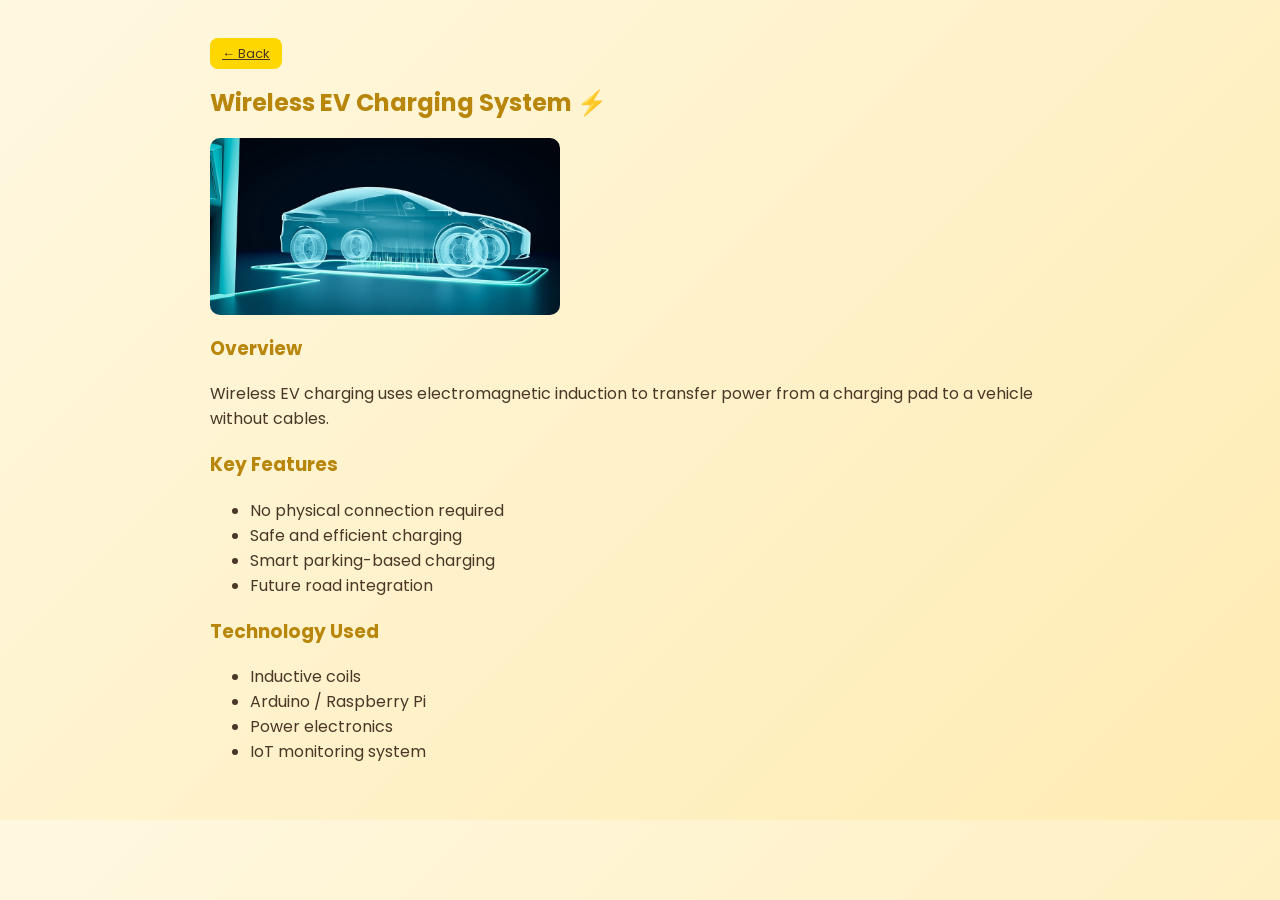
<file: ev-charging.html>
<!DOCTYPE html>
<html lang="en">
<head>
    <meta charset="utf-8">
    <title>Wireless EV Charging System</title>
    <link rel="stylesheet" href="style.css">
</head>
<body>

<section class="project-detail">
    <a href="index.html" class="back-btn">← Back</a>

    <h2>Wireless EV Charging System ⚡</h2>

    <img src="ev-charging.jpg" class="project-detail-img">

    <h3>Overview</h3>
    <p>
        Wireless EV charging uses electromagnetic induction to transfer power 
        from a charging pad to a vehicle without cables.
    </p>

    <div class="specs">
        <h3>Key Features</h3>
        <ul>
            <li>No physical connection required</li>
            <li>Safe and efficient charging</li>
            <li>Smart parking-based charging</li>
            <li>Future road integration</li>
        </ul>
    </div>

    <h3>Technology Used</h3>
    <ul>
        <li>Inductive coils</li>
        <li>Arduino / Raspberry Pi</li>
        <li>Power electronics</li>
        <li>IoT monitoring system</li>
    </ul>
</section>

</body>
</html>
</file>
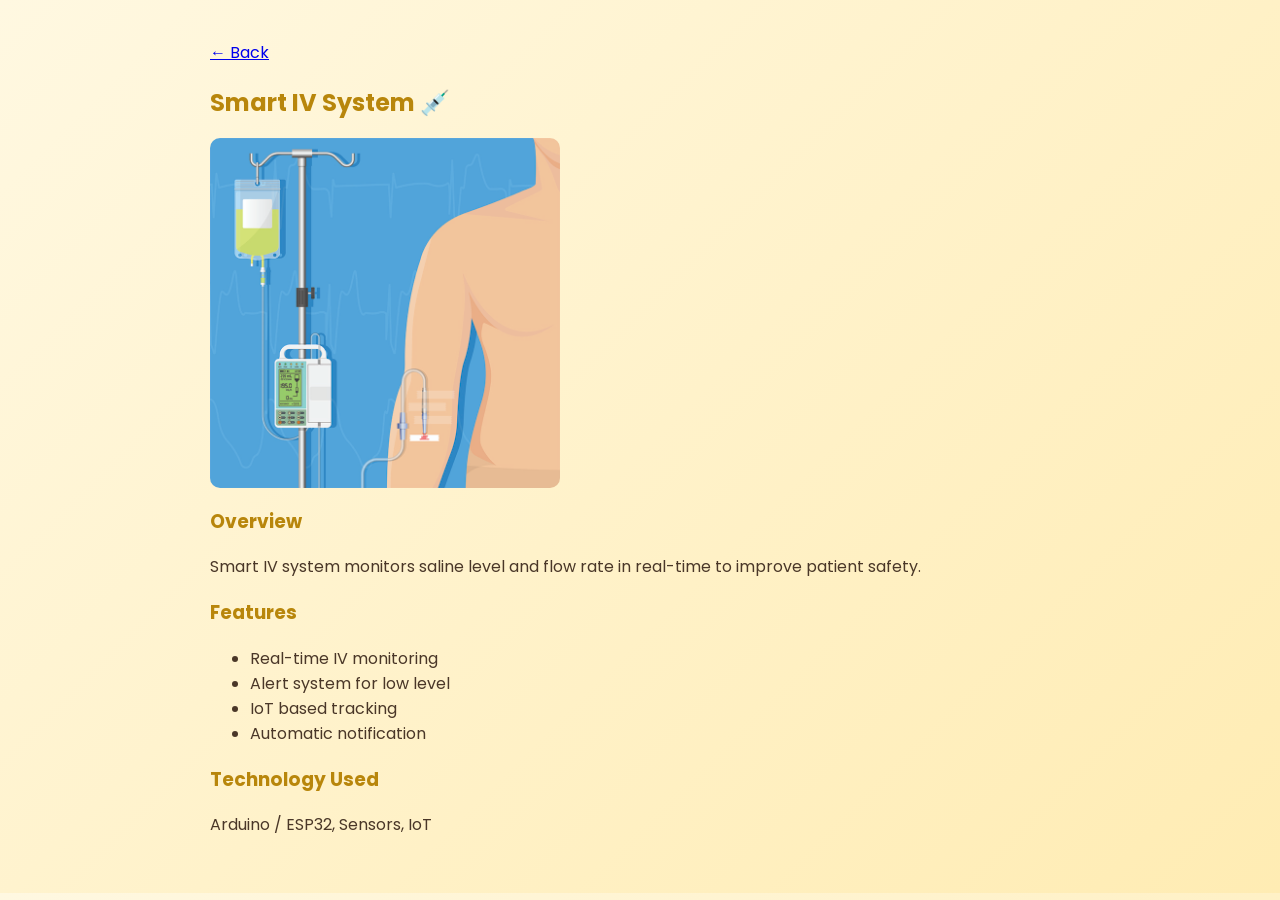
<file: iv-system.html>
<!DOCTYPE html>
<html lang="en">
<head>
    <meta charset="utf-8">
    <title>Smart IV System</title>
    <link rel="stylesheet" href="style.css">
</head>
<body>

<section class="project-detail">

    <a href="index.html">← Back</a>

    <h2>Smart IV System 💉</h2>

    <img src="iv-system.jpg">

    <h3>Overview</h3>
    <p>
        Smart IV system monitors saline level and flow rate in real-time 
        to improve patient safety.
    </p>

    <h3>Features</h3>
    <ul>
        <li>Real-time IV monitoring</li>
        <li>Alert system for low level</li>
        <li>IoT based tracking</li>
        <li>Automatic notification</li>
    </ul>

    <h3>Technology Used</h3>
    <p>Arduino / ESP32, Sensors, IoT</p>

</section>

</body>
</html>
</file>
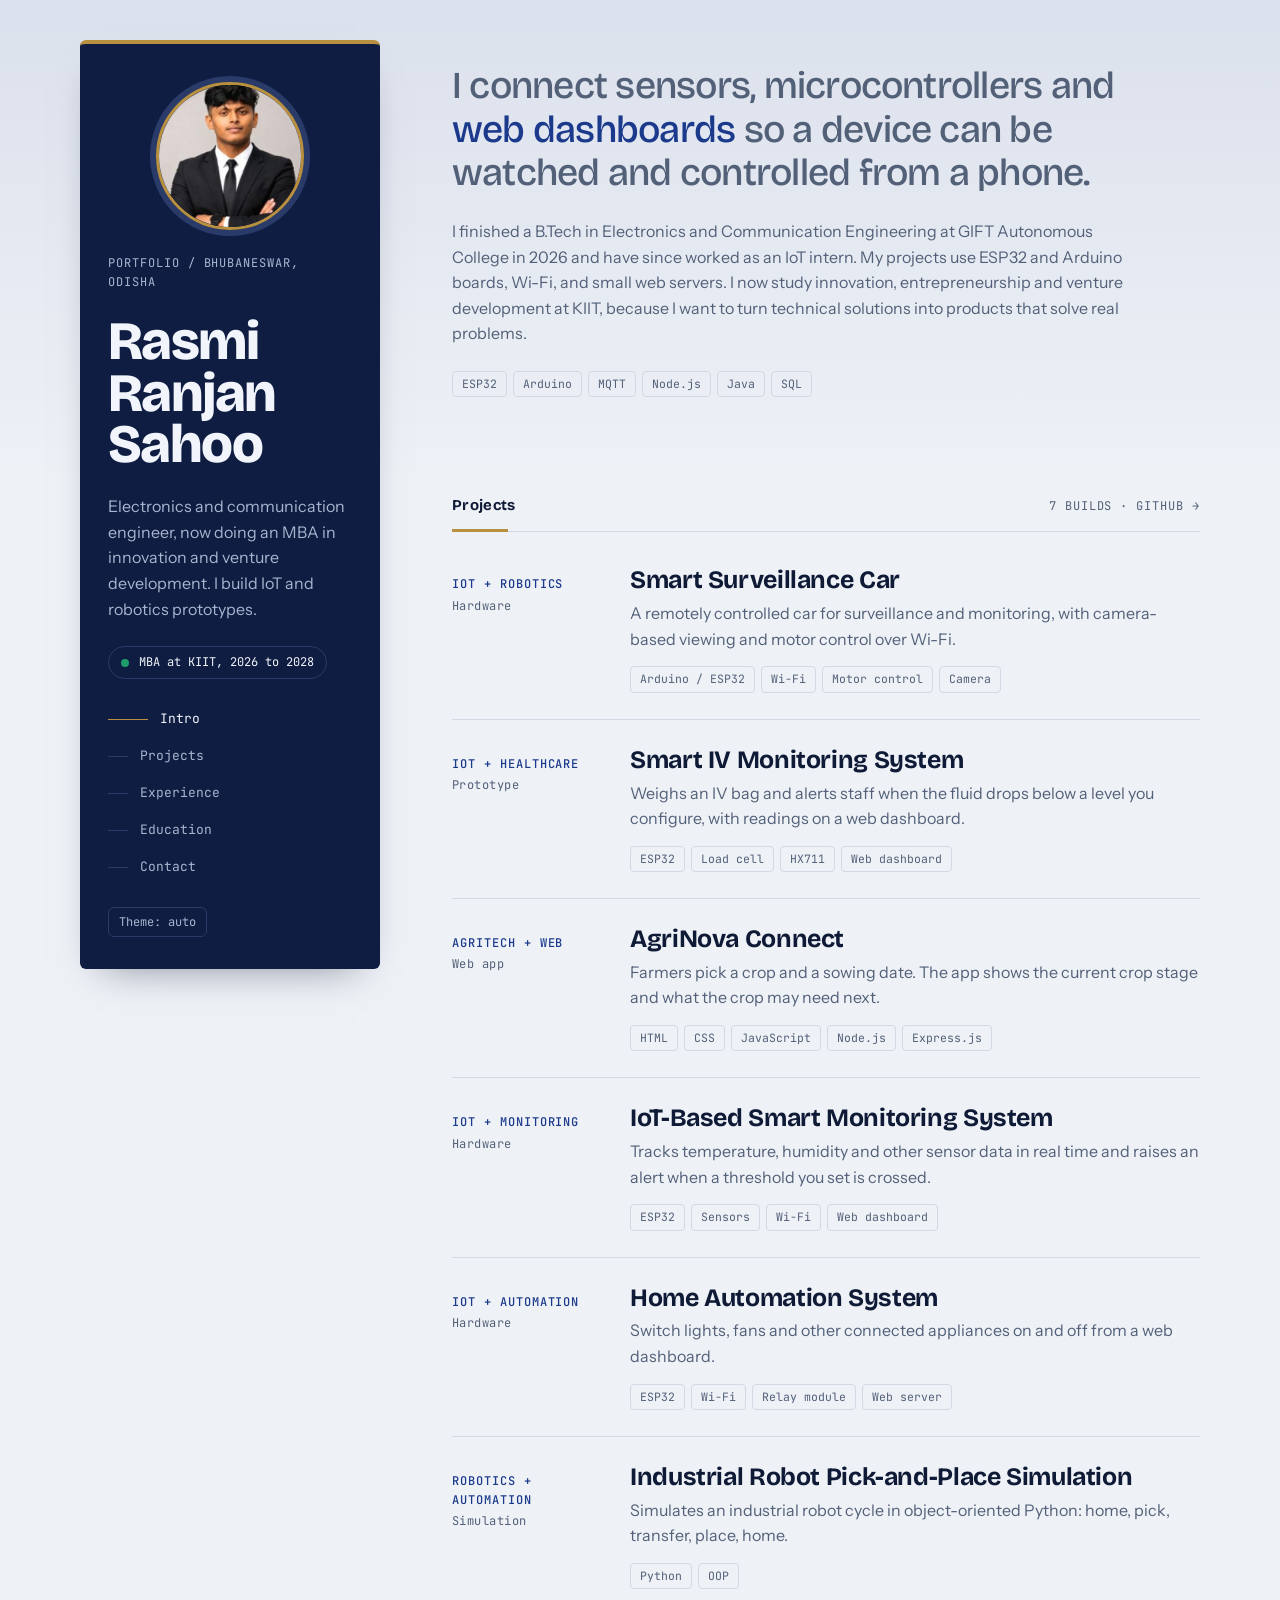
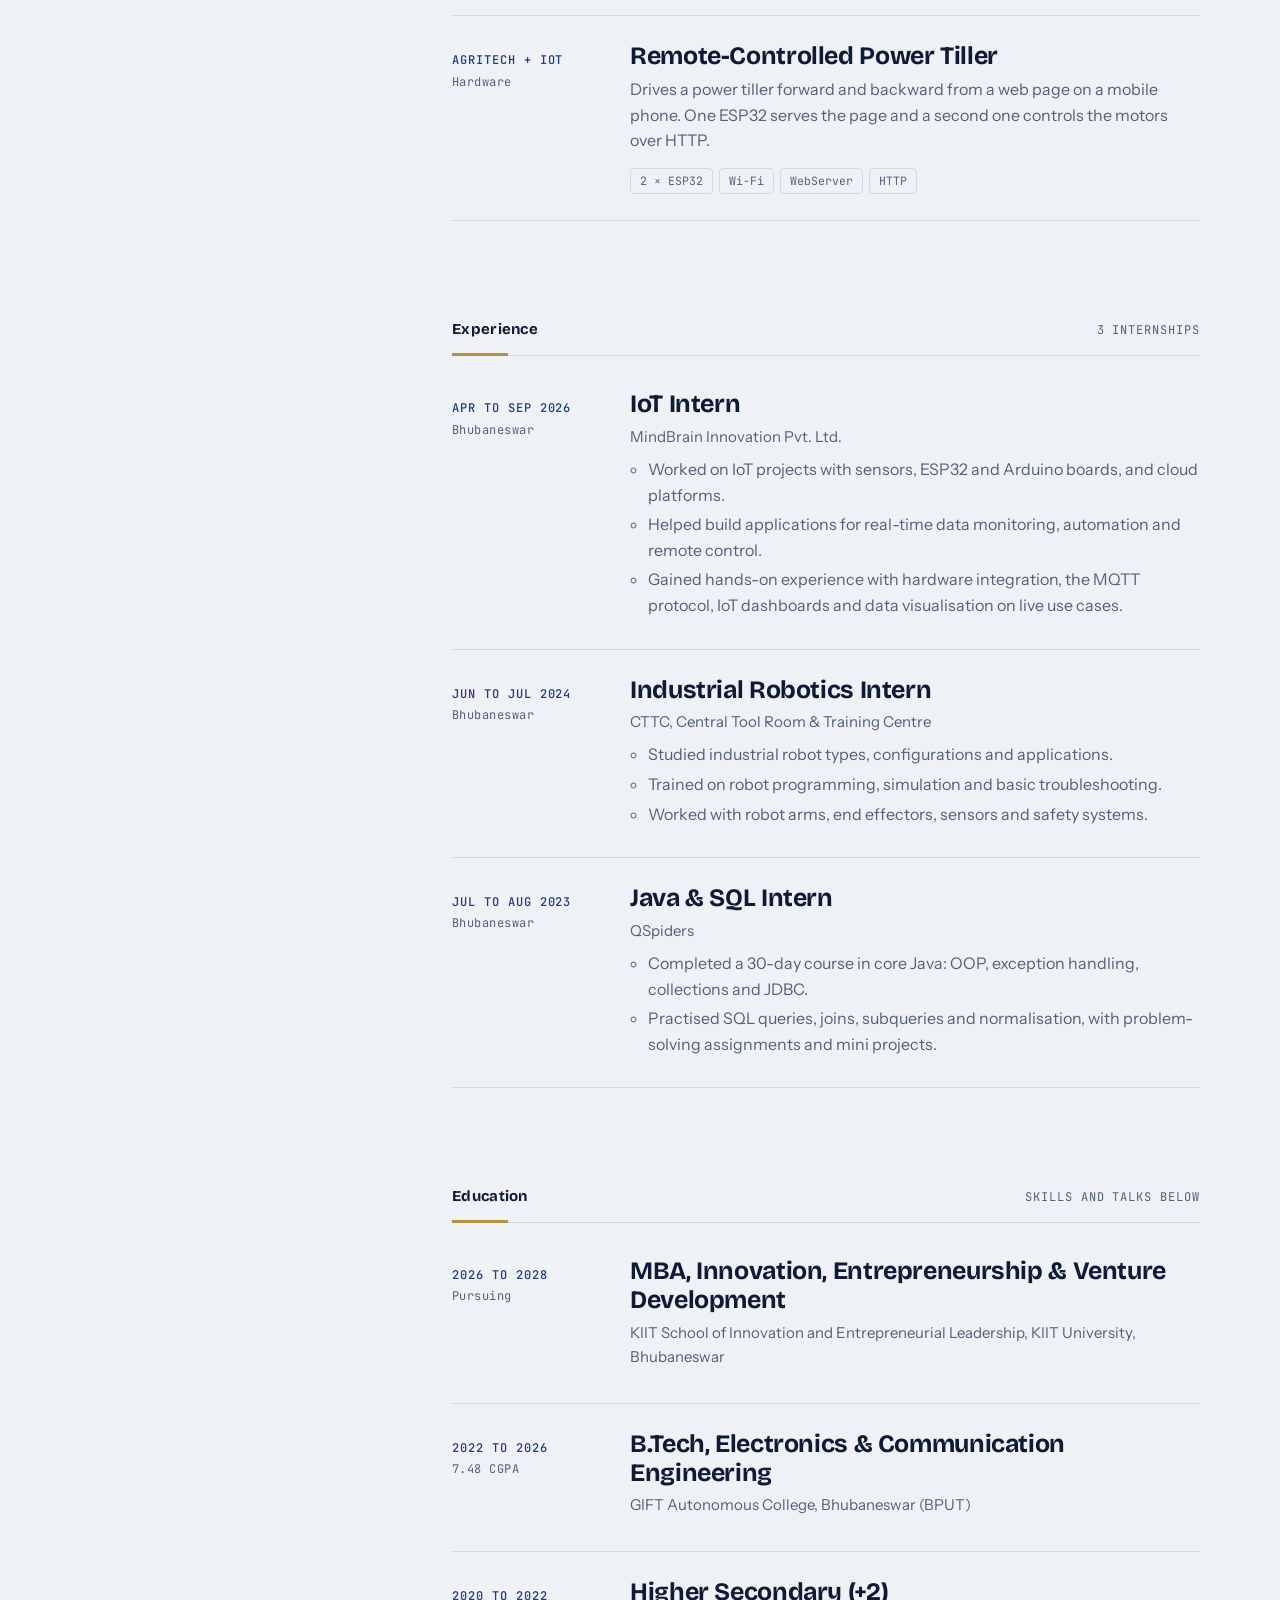
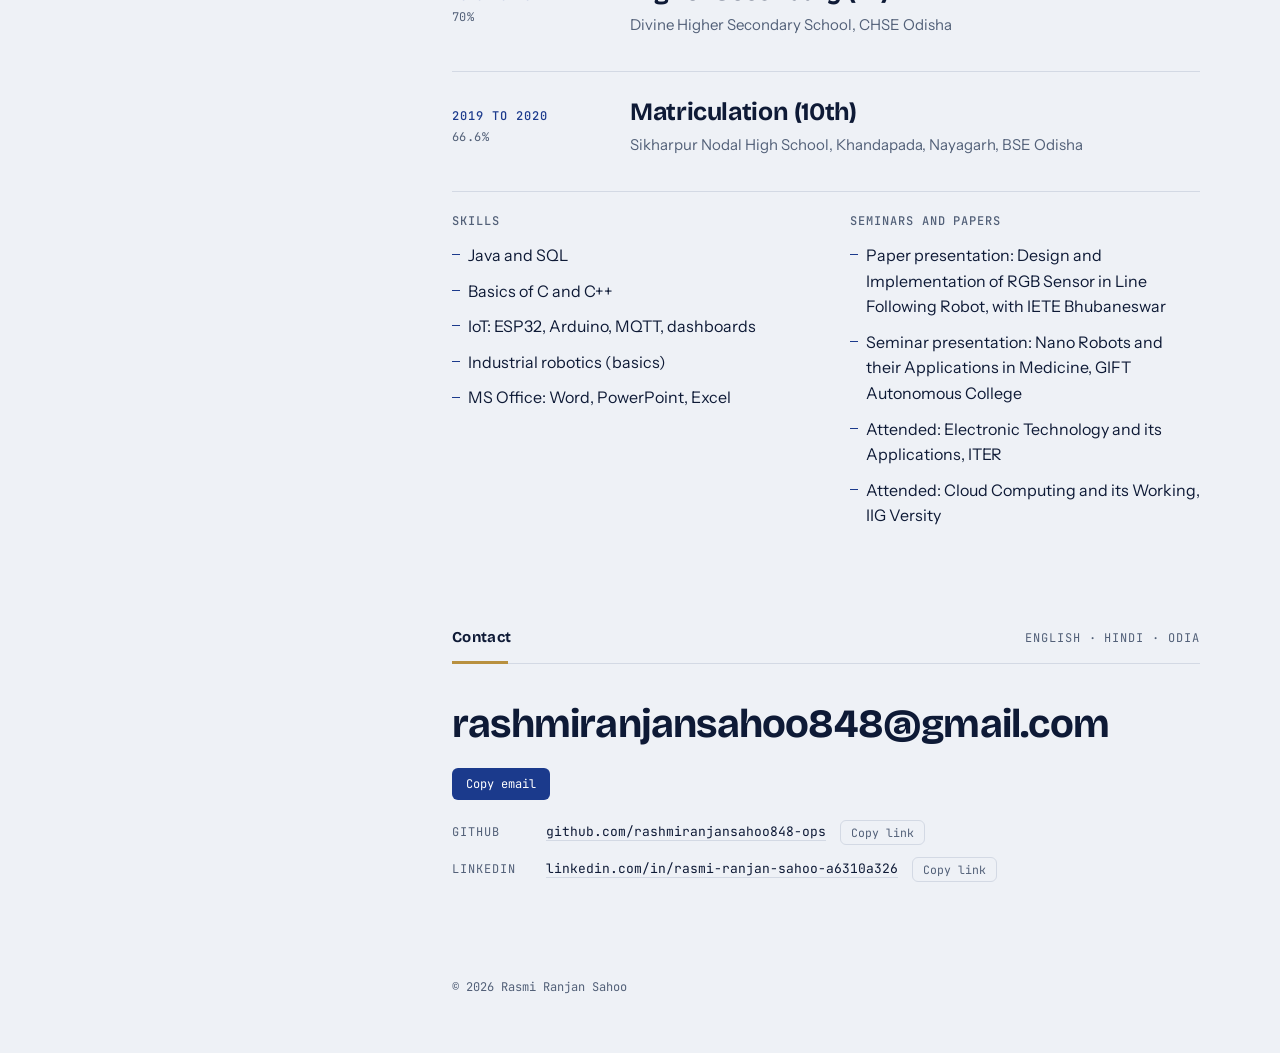
<file: Rasmi Ranjan Sahoo (1).html>
<!doctype html><html><head><meta charset=utf8><meta name=viewport content="width=device-width,initial-scale=1,viewport-fit=cover"><style>:root{color-scheme:light;box-sizing:border-box;padding-top:env(safe-area-inset-top,0px);padding-bottom:env(safe-area-inset-bottom,0px)}html{scroll-padding-top:env(safe-area-inset-top,0px)}body{margin:0;padding:0;font:14px -apple-system,BlinkMacSystemFont,sans-serif;background:#fff;color:#000}img{max-width:100%}[hidden]:not([hidden=until-found i]){display:none!important}</style></head><body>
<title>Rasmi Ranjan Sahoo</title>
<meta name="claude:viewport-fit-sides" content="cover">
<link rel="preconnect" href="https://fonts.googleapis.com">
<link rel="preconnect" href="https://fonts.gstatic.com" crossorigin>
<link rel="stylesheet" href="https://fonts.googleapis.com/css2?family=Bricolage+Grotesque:opsz,wght@12..96,500;12..96,700;12..96,800&family=Instrument+Sans:wght@400;500;600&family=JetBrains+Mono:wght@400;500&display=swap">
<style>
/* Layout: sticky identity column on the left, a ledger of work on the right. Stacks on phones. */
:root {
  --bg: #eef1f6;
  --surface: #ffffff;
  --fg: #0e1a36;
  --muted: #526078;
  --line: #d3d9e4;
  --accent: #1b3a8c;
  --accent-fg: #ffffff;
  --live: #1f9d6b;
  --gold: #b8903f;
  --panel: #0f1d42;
  --panel-fg: #f1f4fa;
  --panel-muted: #a9b5cf;
  --panel-line: #2a3b69;
  --display: "Bricolage Grotesque", "Helvetica Neue", Arial, sans-serif;
  --body: "Instrument Sans", system-ui, -apple-system, "Segoe UI", sans-serif;
  --mono: "JetBrains Mono", ui-monospace, "SF Mono", Menlo, monospace;
}
@media (prefers-color-scheme: dark) {
  :root:not([data-theme="light"]) {
    --bg: #0a101f; --surface: #111a2e; --fg: #e8edf7; --muted: #98a6c0;
    --line: #223052; --accent: #d9b872; --accent-fg: #0a101f; --live: #4fd1a0;
    --gold: #d9b872; --panel: #101b36; --panel-fg: #f1f4fa; --panel-muted: #a9b5cf; --panel-line: #2a3b69; color-scheme: dark;
  }
}
:root[data-theme="dark"] {
  --bg: #0a101f; --surface: #111a2e; --fg: #e8edf7; --muted: #98a6c0;
    --line: #223052; --accent: #d9b872; --accent-fg: #0a101f; --live: #4fd1a0;
    --gold: #d9b872; --panel: #101b36; --panel-fg: #f1f4fa; --panel-muted: #a9b5cf; --panel-line: #2a3b69; color-scheme: dark;
}

* { box-sizing: border-box; }
html { scroll-behavior: smooth; }
body {
  background: var(--bg);
  background-image: linear-gradient(180deg, color-mix(in srgb, var(--accent) 9%, transparent), transparent 480px);
  background-repeat: no-repeat;
  color: var(--fg);
  font-family: var(--body);
  font-size: 16px;
  line-height: 1.6;
  margin: 0;
  padding-block: 40px 56px;
  padding-left: max(16px, env(safe-area-inset-left, 0px));
  padding-right: max(16px, env(safe-area-inset-right, 0px));
}
a { color: inherit; }
a:focus-visible, button:focus-visible {
  outline: 2px solid var(--accent);
  outline-offset: 3px;
  border-radius: 2px;
}
.ghlink { text-decoration: none; color: var(--accent); }
.ghlink:hover { text-decoration: underline; text-underline-offset: 4px; }
.label {
  font-family: var(--mono);
  font-size: 12px;
  letter-spacing: 0.08em;
  text-transform: uppercase;
  color: var(--muted);
}

.wrap {
  max-width: 1120px;
  margin: 0 auto;
  display: grid;
  grid-template-columns: 300px minmax(0, 1fr);
  gap: 72px;
  align-items: start;
}

/* Identity column */
.side {
  position: sticky;
  top: calc(env(safe-area-inset-top, 0px) + 32px);
  display: flex;
  flex-direction: column;
  gap: 24px;
  background: var(--panel);
  color: var(--panel-fg);
  padding: 32px 28px;
  border-radius: 6px;
  border-top: 4px solid var(--gold);
  box-shadow: 0 18px 40px -24px rgba(8, 16, 40, 0.55);
}
.side .label { color: var(--panel-muted); }
.photo {
  width: 148px; height: 148px;
  border-radius: 50%;
  object-fit: cover;
  border: 3px solid var(--gold);
  box-shadow: 0 0 0 6px var(--panel-line);
  display: block;
  margin: 6px auto 0;
}
.name {
  font-family: var(--display);
  font-weight: 800;
  font-size: 54px;
  line-height: 0.95;
  letter-spacing: -0.03em;
  margin: 0;
  text-wrap: balance;
}
.role { margin: 0; color: var(--panel-muted); max-width: 30ch; }
.status {
  display: inline-flex;
  align-items: center;
  gap: 10px;
  width: fit-content;
  padding: 6px 12px;
  border: 1px solid var(--panel-line);
  border-radius: 999px;
  color: var(--panel-fg);
  font-family: var(--mono);
  font-size: 12px;
}
.status i {
  width: 8px; height: 8px; border-radius: 50%;
  background: var(--live); display: block;
  animation: pulse 2.4s ease-in-out infinite;
}
@keyframes pulse { 50% { opacity: .35; } }
.nav { display: flex; flex-direction: column; gap: 4px; }
.nav a {
  text-decoration: none;
  font-family: var(--mono);
  font-size: 13px;
  padding: 6px 0;
  display: flex;
  align-items: center;
  gap: 12px;
  color: var(--panel-muted);
  width: fit-content;
}
.nav a::before {
  content: "";
  width: 20px; height: 1px;
  background: var(--panel-line);
  transition: width .2s, background .2s;
}
.nav a:hover, .nav a.on { color: var(--panel-fg); }
.nav a:hover::before, .nav a.on::before { width: 40px; background: var(--gold); }
.side a:focus-visible, .side button:focus-visible { outline-color: var(--gold); }
.theme {
  font-family: var(--mono);
  font-size: 12px;
  background: none;
  border: 1px solid var(--panel-line);
  color: var(--panel-muted);
  border-radius: 6px;
  padding: 6px 10px;
  cursor: pointer;
  width: fit-content;
}
.theme:hover { color: var(--panel-fg); border-color: var(--panel-muted); }

/* Main column */
main { display: flex; flex-direction: column; gap: 96px; min-width: 0; }
.section-head {
  display: flex;
  align-items: baseline;
  justify-content: space-between;
  gap: 16px;
  padding-bottom: 14px;
  border-bottom: 1px solid var(--line);
  margin-bottom: 8px;
  position: relative;
}
.section-head::after {
  content: "";
  position: absolute; left: 0; bottom: -1px;
  width: 56px; height: 3px;
  background: var(--gold);
}
h2 {
  font-family: var(--display);
  font-weight: 700;
  font-size: 15px;
  letter-spacing: 0.02em;
  margin: 0;
}
.lead {
  font-family: var(--display);
  font-weight: 500;
  font-size: clamp(26px, 3.6vw, 38px);
  line-height: 1.15;
  letter-spacing: -0.02em;
  margin: 0;
  max-width: 24ch;
  text-wrap: balance;
}
.lead em { font-style: normal; color: var(--accent); }
.intro p { max-width: 62ch; color: var(--muted); margin: 24px 0 0; }
.chips { display: flex; flex-wrap: wrap; gap: 6px; margin: 24px 0 0; padding: 0; list-style: none; }

/* Ledger rows: projects, experience, education */
.ledger { list-style: none; margin: 0; padding: 0; }
.row {
  display: grid;
  grid-template-columns: 150px minmax(0, 1fr);
  gap: 8px 28px;
  padding: 26px 0;
  border-bottom: 1px solid var(--line);
  align-items: baseline;
  transition: background .2s;
}
.row:hover { background: var(--surface); }
.row .meta { font-family: var(--mono); font-size: 12px; letter-spacing: .04em; color: var(--muted); }
.row .meta b { display: block; font-weight: 500; color: var(--accent); margin-bottom: 2px; text-transform: uppercase; letter-spacing: .08em; }
.row h3 {
  font-family: var(--display);
  font-weight: 700;
  font-size: 25px;
  letter-spacing: -0.015em;
  line-height: 1.15;
  margin: 0 0 6px;
}
.row .sub { margin: 0 0 8px; color: var(--muted); font-size: 15px; }
.row p { margin: 0; color: var(--muted); max-width: 60ch; }
.row ul.points { margin: 8px 0 0; padding-left: 18px; color: var(--muted); max-width: 60ch; }
.row ul.points li { margin-bottom: 4px; }
.tags { display: flex; flex-wrap: wrap; gap: 6px; margin-top: 14px; padding: 0; list-style: none; }
.tags li, .chips li {
  font-family: var(--mono);
  font-size: 11.5px;
  padding: 3px 9px;
  border: 1px solid var(--line);
  border-radius: 4px;
  color: var(--muted);
}

/* Skills and talks */
.two {
  display: grid;
  grid-template-columns: minmax(0, 1fr) minmax(0, 1fr);
  gap: 48px;
  padding-top: 20px;
}
.two > div { min-width: 0; }
.two h3 { font-family: var(--mono); font-size: 12px; letter-spacing: .08em; text-transform: uppercase; color: var(--muted); font-weight: 500; margin: 0 0 12px; }
.two ul { margin: 0; padding: 0; list-style: none; display: grid; gap: 10px; }
.two li { padding-left: 16px; position: relative; }
.two li::before { content: ""; position: absolute; left: 0; top: .7em; width: 8px; height: 1px; background: var(--accent); }

/* Contact */
.contact { display: flex; flex-direction: column; gap: 20px; }
.mail { display: flex; flex-wrap: wrap; align-items: center; gap: 12px 16px; }
.mail-addr {
  font-family: var(--display);
  font-weight: 700;
  font-size: clamp(22px, 4.2vw, 40px);
  letter-spacing: -0.02em;
  overflow-wrap: anywhere;
  user-select: all;
}
.copy {
  font-family: var(--mono);
  font-size: 12px;
  background: var(--accent);
  color: var(--accent-fg);
  border: 0;
  border-radius: 6px;
  padding: 8px 14px;
  cursor: pointer;
}
.copy:hover { filter: brightness(1.1); }
.links { display: flex; flex-wrap: wrap; gap: 8px 24px; font-family: var(--mono); font-size: 13px; }
.links a { text-decoration-color: var(--line); text-underline-offset: 4px; }
.links a:hover { text-decoration-color: var(--accent); color: var(--accent); }
.profiles { list-style: none; margin: 0; padding: 0; display: grid; gap: 12px; }
.profiles li { display: flex; flex-wrap: wrap; align-items: center; gap: 6px 14px; min-width: 0; }
.profiles .label { width: 80px; }
.profiles a { font-family: var(--mono); font-size: 13px; overflow-wrap: anywhere; min-width: 0; text-underline-offset: 4px; text-decoration-color: var(--line); }
.profiles a:hover { color: var(--accent); text-decoration-color: var(--accent); }
.copy-url { font-family: var(--mono); font-size: 11.5px; background: none; border: 1px solid var(--line); color: var(--muted); border-radius: 6px; padding: 4px 10px; cursor: pointer; }
.copy-url:hover { color: var(--fg); border-color: var(--muted); }
footer { font-family: var(--mono); font-size: 12px; color: var(--muted); }

@media (max-width: 900px) {
  .wrap { grid-template-columns: minmax(0, 1fr); gap: 56px; }
  .side { position: static; gap: 22px; padding: 28px 22px; }
  .name { font-size: 46px; }
  .nav { flex-direction: row; flex-wrap: wrap; gap: 4px 20px; }
  .nav a::before { display: none; }
  main { gap: 72px; }
}
@media (max-width: 640px) {
  body { padding-block: 28px 40px; }
  .row { grid-template-columns: minmax(0, 1fr); gap: 6px; }
  .row h3 { font-size: 22px; }
  .two { grid-template-columns: minmax(0, 1fr); gap: 32px; }
}
@media (prefers-reduced-motion: reduce) {
  html { scroll-behavior: auto; }
  * { transition: none !important; animation: none !important; }
}
</style>

<div class="wrap">
  <header class="side">
    <img class="photo" alt="Portrait of Rasmi Ranjan Sahoo" width="148" height="148" src="[data-uri]">
    <div class="label">Portfolio / Bhubaneswar, Odisha</div>
    <h1 class="name">Rasmi Ranjan Sahoo</h1>
    <p class="role">Electronics and communication engineer, now doing an MBA in innovation and venture development. I build IoT and robotics prototypes.</p>
    <span class="status"><i></i> MBA at KIIT, 2026 to 2028</span>
    <nav class="nav" aria-label="Sections">
      <a href="#intro" class="on">Intro</a>
      <a href="#projects">Projects</a>
      <a href="#experience">Experience</a>
      <a href="#education">Education</a>
      <a href="#contact">Contact</a>
    </nav>
    <button class="theme" id="theme" type="button" aria-label="Switch between light and dark theme">Theme: auto</button>
  </header>

  <main>
    <section id="intro" class="intro">
      <p class="lead">I connect sensors, microcontrollers and <em>web dashboards</em> so a device can be watched and controlled from a phone.</p>
      <p>I finished a B.Tech in Electronics and Communication Engineering at GIFT Autonomous College in 2026 and have since worked as an IoT intern. My projects use ESP32 and Arduino boards, Wi-Fi, and small web servers. I now study innovation, entrepreneurship and venture development at KIIT, because I want to turn technical solutions into products that solve real problems.</p>
      <ul class="chips">
        <li>ESP32</li><li>Arduino</li><li>MQTT</li><li>Node.js</li><li>Java</li><li>SQL</li>
      </ul>
    </section>

    <section id="projects">
      <div class="section-head">
        <h2>Projects</h2>
        <a class="label ghlink" href="https://github.com/rashmiranjansahoo848-ops" target="_blank" rel="noopener noreferrer">7 builds · GitHub →</a>
      </div>
      <ul class="ledger">
        <li class="row">
          <div class="meta"><b>IoT + Robotics</b>Hardware</div>
          <div>
            <h3>Smart Surveillance Car</h3>
            <p>A remotely controlled car for surveillance and monitoring, with camera-based viewing and motor control over Wi-Fi.</p>
            <ul class="tags"><li>Arduino / ESP32</li><li>Wi-Fi</li><li>Motor control</li><li>Camera</li></ul>
          </div>
        </li>
        <li class="row">
          <div class="meta"><b>IoT + Healthcare</b>Prototype</div>
          <div>
            <h3>Smart IV Monitoring System</h3>
            <p>Weighs an IV bag and alerts staff when the fluid drops below a level you configure, with readings on a web dashboard.</p>
            <ul class="tags"><li>ESP32</li><li>Load cell</li><li>HX711</li><li>Web dashboard</li></ul>
          </div>
        </li>
        <li class="row">
          <div class="meta"><b>AgriTech + Web</b>Web app</div>
          <div>
            <h3>AgriNova Connect</h3>
            <p>Farmers pick a crop and a sowing date. The app shows the current crop stage and what the crop may need next.</p>
            <ul class="tags"><li>HTML</li><li>CSS</li><li>JavaScript</li><li>Node.js</li><li>Express.js</li></ul>
          </div>
        </li>
        <li class="row">
          <div class="meta"><b>IoT + Monitoring</b>Hardware</div>
          <div>
            <h3>IoT-Based Smart Monitoring System</h3>
            <p>Tracks temperature, humidity and other sensor data in real time and raises an alert when a threshold you set is crossed.</p>
            <ul class="tags"><li>ESP32</li><li>Sensors</li><li>Wi-Fi</li><li>Web dashboard</li></ul>
          </div>
        </li>
        <li class="row">
          <div class="meta"><b>IoT + Automation</b>Hardware</div>
          <div>
            <h3>Home Automation System</h3>
            <p>Switch lights, fans and other connected appliances on and off from a web dashboard.</p>
            <ul class="tags"><li>ESP32</li><li>Wi-Fi</li><li>Relay module</li><li>Web server</li></ul>
          </div>
        </li>
        <li class="row">
          <div class="meta"><b>Robotics + Automation</b>Simulation</div>
          <div>
            <h3>Industrial Robot Pick-and-Place Simulation</h3>
            <p>Simulates an industrial robot cycle in object-oriented Python: home, pick, transfer, place, home.</p>
            <ul class="tags"><li>Python</li><li>OOP</li></ul>
          </div>
        </li>
        <li class="row">
          <div class="meta"><b>AgriTech + IoT</b>Hardware</div>
          <div>
            <h3>Remote-Controlled Power Tiller</h3>
            <p>Drives a power tiller forward and backward from a web page on a mobile phone. One ESP32 serves the page and a second one controls the motors over HTTP.</p>
            <ul class="tags"><li>2 × ESP32</li><li>Wi-Fi</li><li>WebServer</li><li>HTTP</li></ul>
          </div>
        </li>
      </ul>
    </section>

    <section id="experience">
      <div class="section-head">
        <h2>Experience</h2>
        <span class="label">3 internships</span>
      </div>
      <ul class="ledger">
        <li class="row">
          <div class="meta"><b>Apr to Sep 2026</b>Bhubaneswar</div>
          <div>
            <h3>IoT Intern</h3>
            <p class="sub">MindBrain Innovation Pvt. Ltd.</p>
            <ul class="points">
              <li>Worked on IoT projects with sensors, ESP32 and Arduino boards, and cloud platforms.</li>
              <li>Helped build applications for real-time data monitoring, automation and remote control.</li>
              <li>Gained hands-on experience with hardware integration, the MQTT protocol, IoT dashboards and data visualisation on live use cases.</li>
            </ul>
          </div>
        </li>
        <li class="row">
          <div class="meta"><b>Jun to Jul 2024</b>Bhubaneswar</div>
          <div>
            <h3>Industrial Robotics Intern</h3>
            <p class="sub">CTTC, Central Tool Room &amp; Training Centre</p>
            <ul class="points">
              <li>Studied industrial robot types, configurations and applications.</li>
              <li>Trained on robot programming, simulation and basic troubleshooting.</li>
              <li>Worked with robot arms, end effectors, sensors and safety systems.</li>
            </ul>
          </div>
        </li>
        <li class="row">
          <div class="meta"><b>Jul to Aug 2023</b>Bhubaneswar</div>
          <div>
            <h3>Java &amp; SQL Intern</h3>
            <p class="sub">QSpiders</p>
            <ul class="points">
              <li>Completed a 30-day course in core Java: OOP, exception handling, collections and JDBC.</li>
              <li>Practised SQL queries, joins, subqueries and normalisation, with problem-solving assignments and mini projects.</li>
            </ul>
          </div>
        </li>
      </ul>
    </section>

    <section id="education">
      <div class="section-head">
        <h2>Education</h2>
        <span class="label">Skills and talks below</span>
      </div>
      <ul class="ledger">
        <li class="row">
          <div class="meta"><b>2026 to 2028</b>Pursuing</div>
          <div>
            <h3>MBA, Innovation, Entrepreneurship &amp; Venture Development</h3>
            <p class="sub">KIIT School of Innovation and Entrepreneurial Leadership, KIIT University, Bhubaneswar</p>
          </div>
        </li>
        <li class="row">
          <div class="meta"><b>2022 to 2026</b>7.48 CGPA</div>
          <div>
            <h3>B.Tech, Electronics &amp; Communication Engineering</h3>
            <p class="sub">GIFT Autonomous College, Bhubaneswar (BPUT)</p>
          </div>
        </li>
        <li class="row">
          <div class="meta"><b>2020 to 2022</b>70%</div>
          <div>
            <h3>Higher Secondary (+2)</h3>
            <p class="sub">Divine Higher Secondary School, CHSE Odisha</p>
          </div>
        </li>
        <li class="row">
          <div class="meta"><b>2019 to 2020</b>66.6%</div>
          <div>
            <h3>Matriculation (10th)</h3>
            <p class="sub">Sikharpur Nodal High School, Khandapada, Nayagarh, BSE Odisha</p>
          </div>
        </li>
      </ul>
      <div class="two">
        <div>
          <h3>Skills</h3>
          <ul>
            <li>Java and SQL</li>
            <li>Basics of C and C++</li>
            <li>IoT: ESP32, Arduino, MQTT, dashboards</li>
            <li>Industrial robotics (basics)</li>
            <li>MS Office: Word, PowerPoint, Excel</li>
          </ul>
        </div>
        <div>
          <h3>Seminars and papers</h3>
          <ul>
            <li>Paper presentation: Design and Implementation of RGB Sensor in Line Following Robot, with IETE Bhubaneswar</li>
            <li>Seminar presentation: Nano Robots and their Applications in Medicine, GIFT Autonomous College</li>
            <li>Attended: Electronic Technology and its Applications, ITER</li>
            <li>Attended: Cloud Computing and its Working, IIG Versity</li>
          </ul>
        </div>
      </div>
    </section>

    <section id="contact" class="contact">
      <div class="section-head">
        <h2>Contact</h2>
        <span class="label">English · Hindi · Odia</span>
      </div>
      <div class="mail">
        <span class="mail-addr" id="addr">rashmiranjansahoo848@gmail.com</span>
        <button class="copy" id="copy" type="button">Copy email</button>
      </div>
      <ul class="profiles">
        <li>
          <span class="label">GitHub</span>
          <a href="https://github.com/rashmiranjansahoo848-ops" target="_blank" rel="noopener noreferrer">github.com/rashmiranjansahoo848-ops</a>
          <button class="copy-url" type="button" data-url="https://github.com/rashmiranjansahoo848-ops">Copy link</button>
        </li>
        <li>
          <span class="label">LinkedIn</span>
          <a href="https://www.linkedin.com/in/rasmi-ranjan-sahoo-a6310a326" target="_blank" rel="noopener noreferrer">linkedin.com/in/rasmi-ranjan-sahoo-a6310a326</a>
          <button class="copy-url" type="button" data-url="https://www.linkedin.com/in/rasmi-ranjan-sahoo-a6310a326">Copy link</button>
        </li>
      </ul>
    </section>

    <footer>© 2026 Rasmi Ranjan Sahoo</footer>
  </main>
</div>

<script>
(function () {
  var root = document.documentElement;

  var modes = ["auto", "light", "dark"], i = 0;
  var tbtn = document.getElementById("theme");
  tbtn.addEventListener("click", function () {
    i = (i + 1) % modes.length;
    if (modes[i] === "auto") root.removeAttribute("data-theme");
    else root.setAttribute("data-theme", modes[i]);
    tbtn.textContent = "Theme: " + modes[i];
  });

  var cbtn = document.getElementById("copy");
  var addr = document.getElementById("addr");
  cbtn.addEventListener("click", function () {
    var text = addr.textContent.trim();
    function select() {
      var r = document.createRange();
      r.selectNodeContents(addr);
      var s = window.getSelection();
      s.removeAllRanges(); s.addRange(r);
      cbtn.textContent = "Selected, press copy";
    }
    try {
      navigator.clipboard.writeText(text).then(function () {
        cbtn.textContent = "Copied";
        setTimeout(function () { cbtn.textContent = "Copy email"; }, 1800);
      }, select);
    } catch (e) { select(); }
  });

  Array.prototype.forEach.call(document.querySelectorAll(".copy-url"), function (b) {
    b.addEventListener("click", function () {
      var link = b.parentNode.querySelector("a");
      function sel() {
        var r = document.createRange(); r.selectNodeContents(link);
        var s = window.getSelection(); s.removeAllRanges(); s.addRange(r);
        b.textContent = "Selected, press copy";
      }
      try {
        navigator.clipboard.writeText(b.getAttribute("data-url")).then(function () {
          b.textContent = "Copied";
          setTimeout(function () { b.textContent = "Copy link"; }, 1800);
        }, sel);
      } catch (e) { sel(); }
    });
  });

  var links = Array.prototype.slice.call(document.querySelectorAll(".nav a"));
  var map = {};
  links.forEach(function (a) { map[a.getAttribute("href").slice(1)] = a; });
  if ("IntersectionObserver" in window) {
    var io = new IntersectionObserver(function (entries) {
      entries.forEach(function (e) {
        if (e.isIntersecting) {
          links.forEach(function (a) { a.classList.remove("on"); });
          var a = map[e.target.id];
          if (a) a.classList.add("on");
        }
      });
    }, { rootMargin: "-30% 0px -60% 0px" });
    Object.keys(map).forEach(function (id) {
      var el = document.getElementById(id);
      if (el) io.observe(el);
    });
  }
})();
</script>

</body></html>
</file>
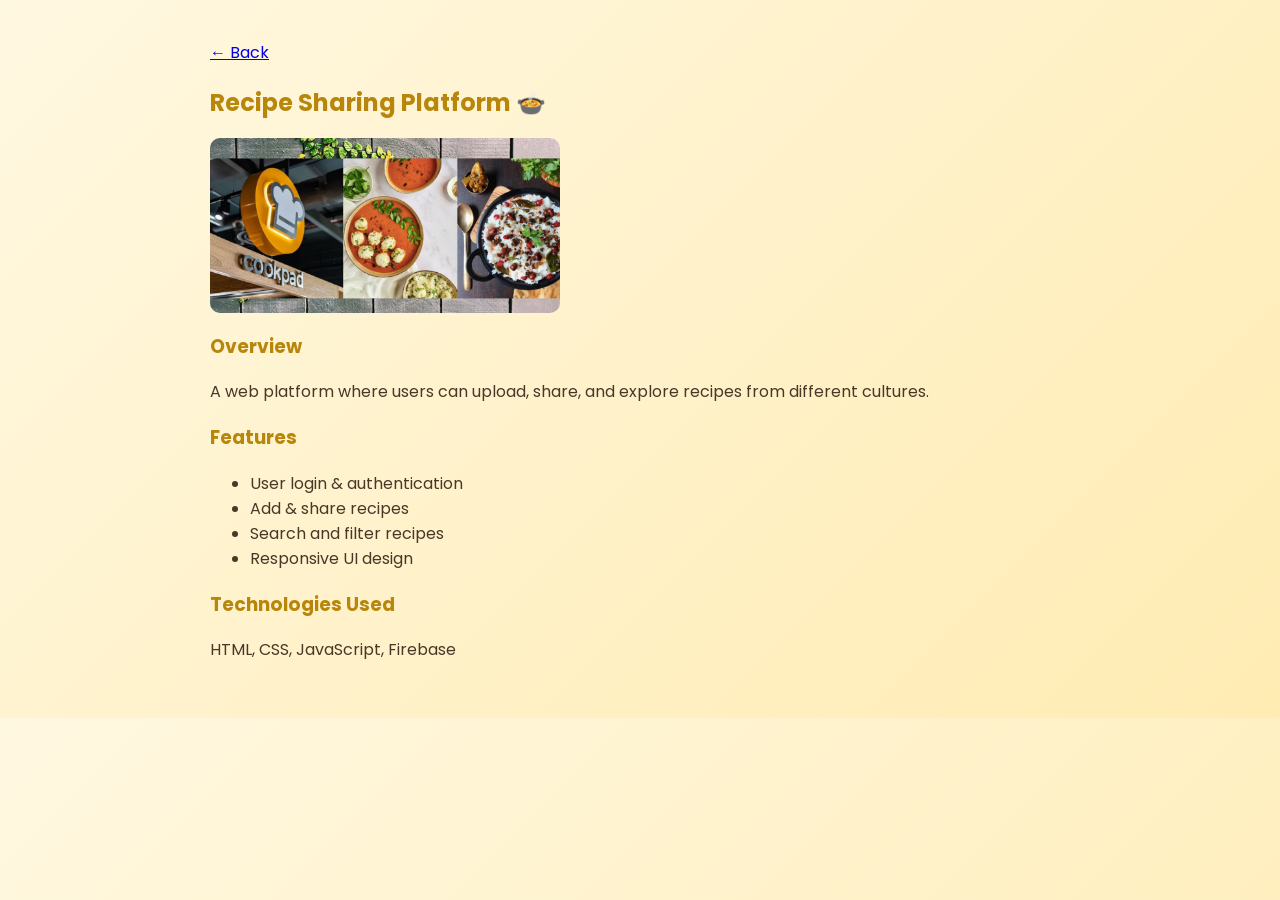
<file: recipe.html>
<!DOCTYPE html>
<html lang="en">
<head>
    <meta charset="utf-8">
    <title>Recipe Sharing Platform</title>
    <link rel="stylesheet" href="style.css">
</head>
<body>

<section class="project-detail">

    <a href="index.html">← Back</a>

    <h2>Recipe Sharing Platform 🍲</h2>

    <img src="recipe.jpg">

    <h3>Overview</h3>
    <p>
        A web platform where users can upload, share, and explore recipes 
        from different cultures.
    </p>

    <h3>Features</h3>
    <ul>
        <li>User login & authentication</li>
        <li>Add & share recipes</li>
        <li>Search and filter recipes</li>
        <li>Responsive UI design</li>
    </ul>

    <h3>Technologies Used</h3>
    <p>HTML, CSS, JavaScript, Firebase</p>

</section>

</body>
</html>
</file>
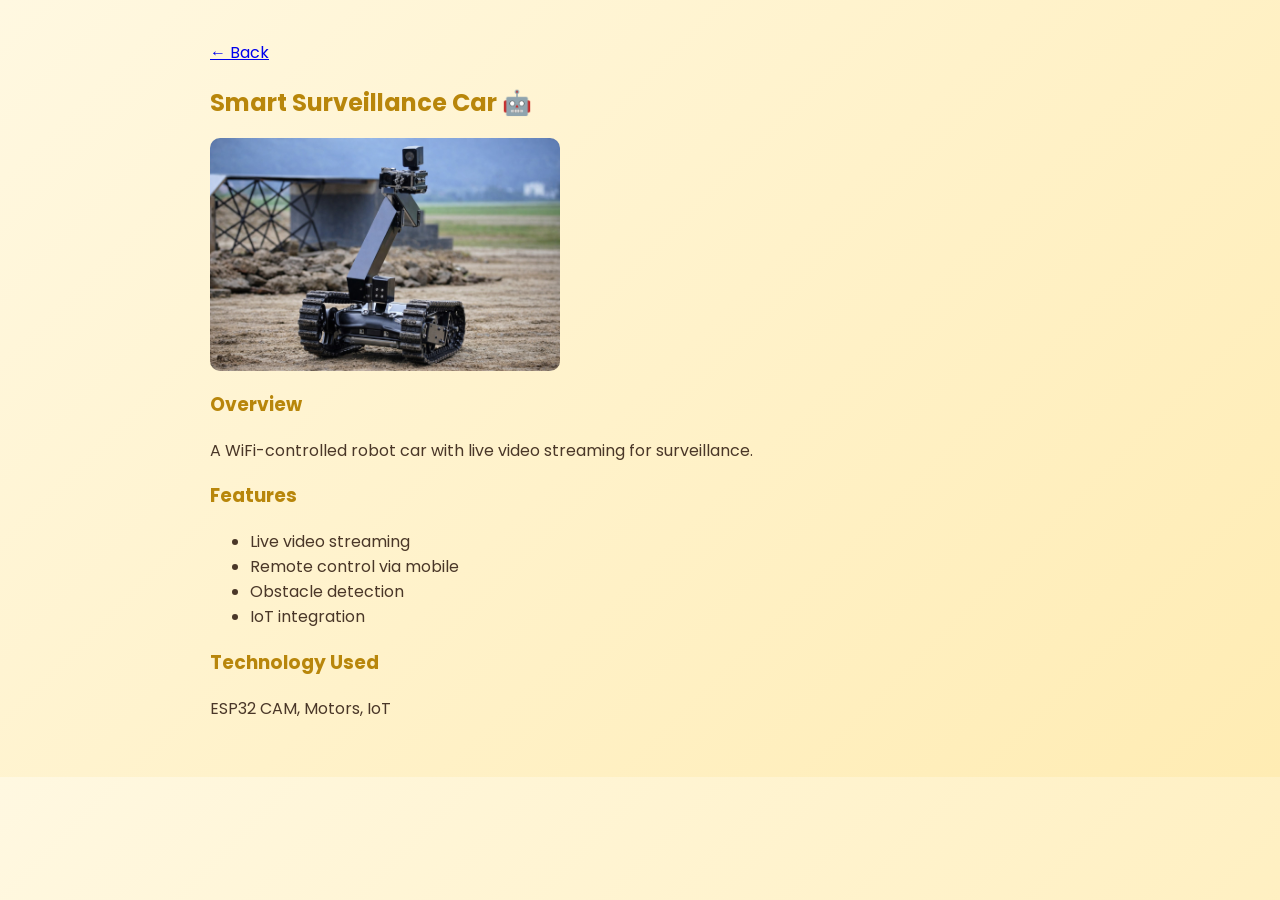
<file: surveillance-car.html>
<!DOCTYPE html>
<html lang="en">
<head>
    <meta charset="utf-8">
    <title>Smart Surveillance Car</title>
    <link rel="stylesheet" href="style.css">
</head>
<body>

<section class="project-detail">

    <a href="index.html">← Back</a>

    <h2>Smart Surveillance Car 🤖</h2>

    <img src="surveillance.jpg">

    <h3>Overview</h3>
    <p>
        A WiFi-controlled robot car with live video streaming for surveillance.
    </p>

    <h3>Features</h3>
    <ul>
        <li>Live video streaming</li>
        <li>Remote control via mobile</li>
        <li>Obstacle detection</li>
        <li>IoT integration</li>
    </ul>

    <h3>Technology Used</h3>
    <p>ESP32 CAM, Motors, IoT</p>

</section>

</body>
</html>
</file>
<file: style.css>
@import url('https://fonts.googleapis.com/css2?family=Poppins:wght@300;400;500;600;700&display=swap');

* {
    box-sizing: border-box;
}

/* ===== BODY ===== */
body {
    font-family: 'Poppins', sans-serif;
    margin: 0;
    background: linear-gradient(135deg, #fff8e1, #ffecb3);
    color: #4a3728;
}

/* ===== HEADINGS ===== */
h1, h2, h3 {
    font-weight: 700;
    color: #b8860b;
}

h2 {
    margin-bottom: 18px;
}

p {
    font-weight: 400;
}

/* ===== HEADER ===== */
header {
    position: relative;
    text-align: center;
    padding: 50px 20px 40px;
    background: linear-gradient(135deg, #ffd700, #fbc02d);
    color: white;
}

/* PROFILE */
.profile-photo {
    position: absolute;
    top: 30px;
    right: 30px;
    width: 110px;
    height: 110px;
    border-radius: 50%;
    overflow: hidden;
    border: 3px solid white;
}

.profile-photo img {
    width: 100%;
    height: 100%;
    object-fit: cover;
}

/* ===== SECTION (FIXED GAP) ===== */
section {
    padding: 40px 20px;
    margin-bottom: 15px; /* 🔥 Reduced gap */
    text-align: center;
}

/* REMOVE EXTRA SPACE FROM LAST */
section:last-child {
    margin-bottom: 0;
}

/* ===== PROJECT GRID ===== */
.projects-container {
    display: grid;
    grid-template-columns: repeat(auto-fit, minmax(260px, 1fr));
    gap: 25px; /* Clean equal spacing */
    max-width: 1000px;
    margin: 20px auto;
    align-items: stretch;
}

.card-link {
    display: block;
    color: inherit;
    text-decoration: none;
}

/* ===== CARD ===== */
.card {
    background: white;
    padding: 18px;
    border-radius: 18px;
    min-height: 320px;
    display: flex;
    flex-direction: column;
    justify-content: space-between;
    box-shadow: 0 10px 25px rgba(0,0,0,0.08);
    transition: transform 0.3s ease, box-shadow 0.3s ease;
    position: relative;
}

.card:hover {
    transform: translateY(-6px);
}

/* ===== IMAGE ===== */
.project-thumb {
    width: 100%;
    height: 160px;
    object-fit: cover;
    border-radius: 14px;
    margin-bottom: 16px;
}

/* TEXT */
.card h3 {
    margin: 0 0 8px;
    font-size: 1.18rem;
}

.card p {
    margin: 6px 0;
    font-size: 14px;
    line-height: 1.6;
}

.card p:last-child {
    margin-bottom: 0;
}

/* ===== BACK BUTTON (ADDED) ===== */
.back-btn {
    margin-top: 10px;
    padding: 6px 12px;
    border: none;
    background: #ffd700;
    color: #4a3728;
    border-radius: 8px;
    cursor: pointer;
    font-size: 13px;
    transition: 0.3s;
}

.back-btn:hover {
    background: #fbc02d;
}

/* ===== PROJECT DETAIL PAGE ===== */
.project-detail {
    max-width: 900px;
    margin: auto;
    text-align: left;
}

/* IMAGE DETAIL */
.project-detail img {
    width: 60%;
    max-width: 350px;
    display: block;
    margin: 15px 0;
    border-radius: 10px;
}

/* ===== CONTACT ===== */
.contact-icons {
    display: flex;
    justify-content: center;
    gap: 20px;
}

.contact-icons a {
    font-size: 1.6rem;
    color: #b8860b;
}

/* ===== FOOTER ===== */
footer {
    text-align: center;
    padding: 20px;
    background: linear-gradient(135deg, #fbc02d, #ffd700);
    color: white;
}

/* ===== TABLET ===== */
@media (max-width: 992px) {
    .projects-container {
        grid-template-columns: repeat(2, 1fr);
        gap: 20px;
    }
}

/* ===== MOBILE ===== */
@media (max-width: 600px) {

    /* PROFILE FIX */
    .profile-photo {
        position: static;
        margin: 0 auto 15px;
    }

    /* SECTION GAP FIX */
    section {
        padding: 30px 15px;
        margin-bottom: 12px; /* 🔥 Tight & clean */
    }

    /* PROJECT GRID */
    .projects-container {
        grid-template-columns: 1fr;
        gap: 20px;
        padding: 0 10px;
    }

    /* CARD */
    .card {
        width: 100%;
        margin: 0 auto;
    }
}
</file>
